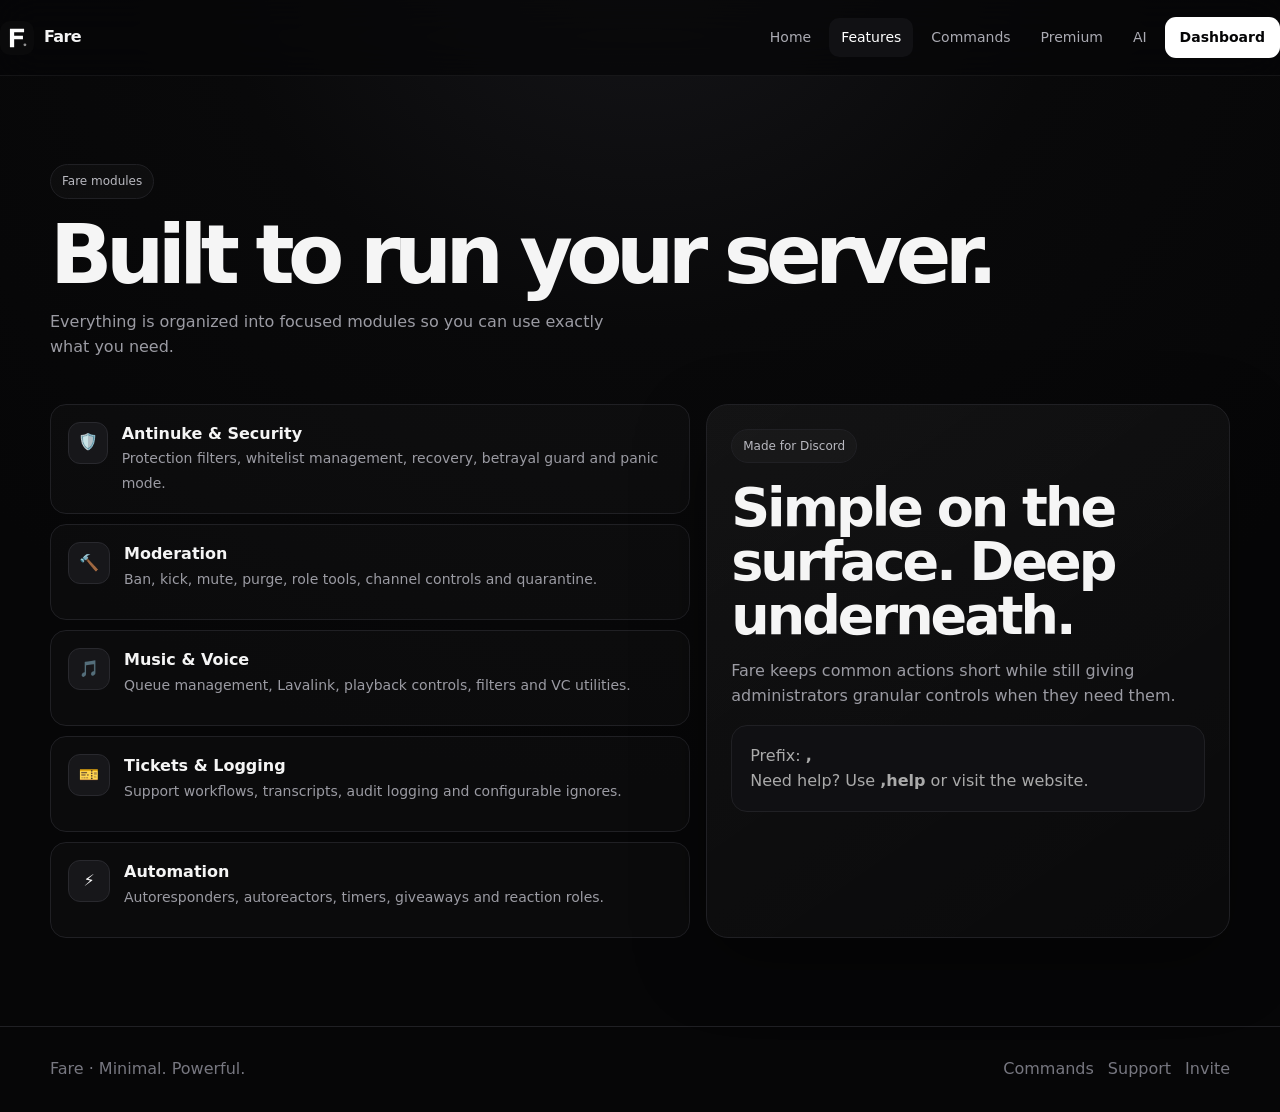
<file: index.html>
<!doctype html><html lang="en"><head><meta charset="utf-8"><meta name="viewport" content="width=device-width,initial-scale=1"><title>Fare — Features</title><link rel="stylesheet" href="../styles.css"></head><body><header class="nav"><div class="container" style="display:flex;align-items:center;justify-content:space-between;width:100%"><a class="brand" href="../"><img src="../assets/logo.svg">Fare</a><nav class="navlinks"><a href="../">Home</a><a class="active" href="./">Features</a><a href="../commands/">Commands</a><a href="../premium/">Premium</a><a href="../ai/">AI</a><a class="nav-cta" href="../dashboard/">Dashboard</a></nav></div></header><main class="section container"><div class="section-head"><div><span class="eyebrow">Fare modules</span><h1 style="font-size:clamp(46px,8vw,82px);margin:18px 0">Built to run your server.</h1><p>Everything is organized into focused modules so you can use exactly what you need.</p></div></div><div class="split"><div class="feature-list"><div class="feature"><div class="iconbox">🛡️</div><div><b>Antinuke & Security</b><span>Protection filters, whitelist management, recovery, betrayal guard and panic mode.</span></div></div><div class="feature"><div class="iconbox">🔨</div><div><b>Moderation</b><span>Ban, kick, mute, purge, role tools, channel controls and quarantine.</span></div></div><div class="feature"><div class="iconbox">🎵</div><div><b>Music & Voice</b><span>Queue management, Lavalink, playback controls, filters and VC utilities.</span></div></div><div class="feature"><div class="iconbox">🎫</div><div><b>Tickets & Logging</b><span>Support workflows, transcripts, audit logging and configurable ignores.</span></div></div><div class="feature"><div class="iconbox">⚡</div><div><b>Automation</b><span>Autoresponders, autoreactors, timers, giveaways and reaction roles.</span></div></div></div><div class="card"><span class="eyebrow">Made for Discord</span><h2 style="margin-top:18px">Simple on the surface. Deep underneath.</h2><p>Fare keeps common actions short while still giving administrators granular controls when they need them.</p><div class="notice">Prefix: <b>,</b><br>Need help? Use <b>,help</b> or visit the website.</div></div></div></main><footer class="footer"><div class="container footer-row"><div>Fare · Minimal. Powerful.</div><div class="footer-links"><a href="../commands/">Commands</a><a href="https://discord.gg/46Vn9pdtPF">Support</a><a href="https://discord.com/oauth2/authorize?client_id=1514506916993306744&permissions=8&integration_type=0&scope=applications.commands+bot">Invite</a></div></div></footer></body></html>
</file>
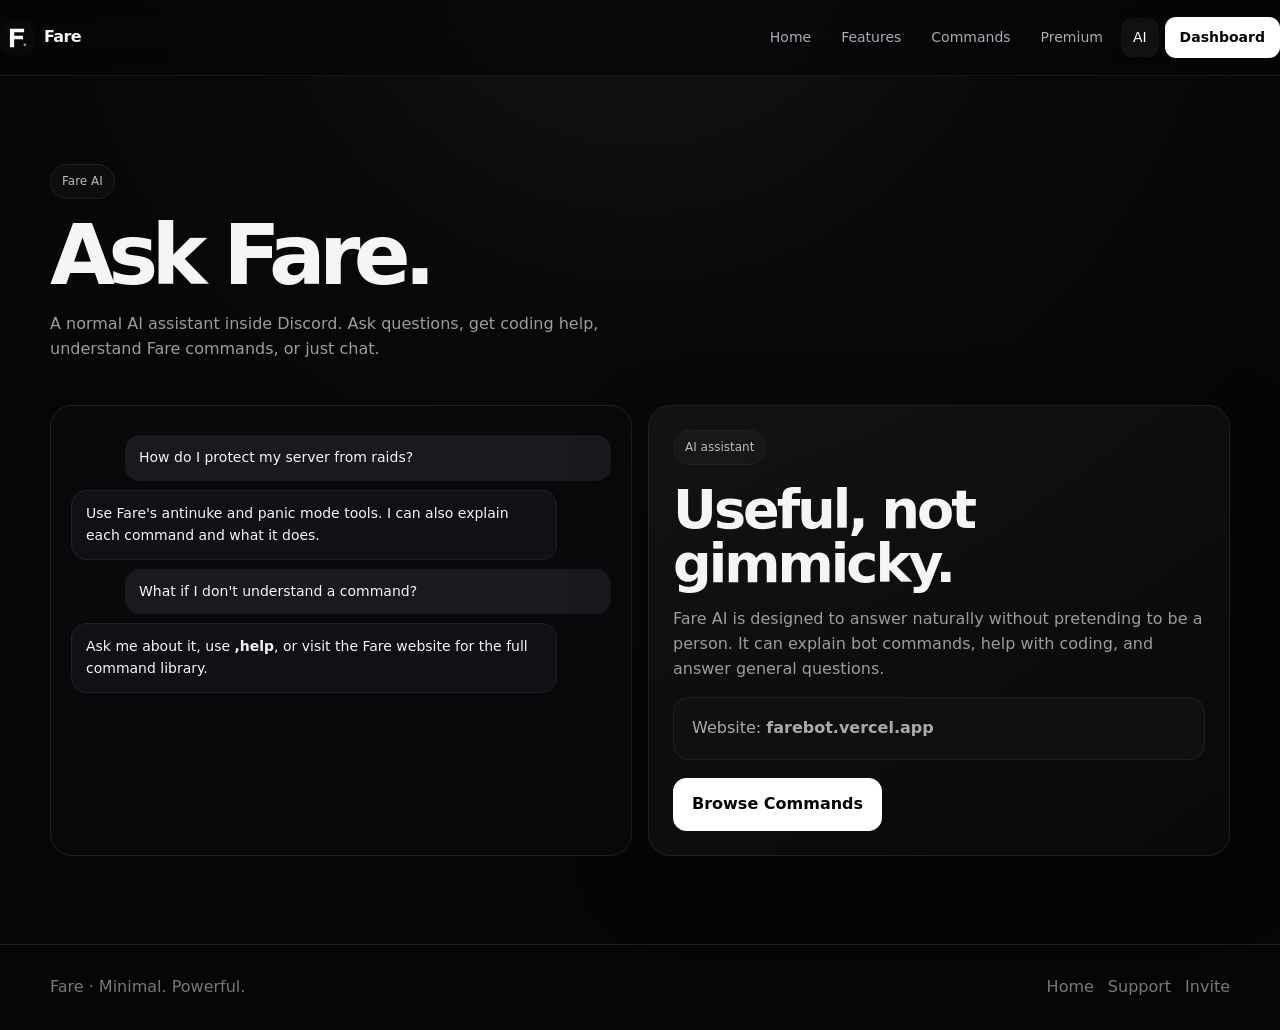
<file: ai/index.html>
<!doctype html><html lang="en"><head><meta charset="utf-8"><meta name="viewport" content="width=device-width,initial-scale=1"><title>Fare — AI</title><link rel="stylesheet" href="../styles.css"></head><body><header class="nav"><div class="container" style="display:flex;align-items:center;justify-content:space-between;width:100%"><a class="brand" href="../"><img src="../assets/logo.svg">Fare</a><nav class="navlinks"><a href="../">Home</a><a href="../features/">Features</a><a href="../commands/">Commands</a><a href="../premium/">Premium</a><a class="active" href="./">AI</a><a class="nav-cta" href="../dashboard/">Dashboard</a></nav></div></header><main class="section container"><div class="section-head"><div><span class="eyebrow">Fare AI</span><h1 style="font-size:clamp(48px,8vw,84px);margin:18px 0">Ask Fare.</h1><p>A normal AI assistant inside Discord. Ask questions, get coding help, understand Fare commands, or just chat.</p></div></div><div class="ai-demo"><div class="chat"><div class="bubble user">How do I protect my server from raids?</div><div class="bubble bot">Use Fare's antinuke and panic mode tools. I can also explain each command and what it does.</div><div class="bubble user">What if I don't understand a command?</div><div class="bubble bot">Ask me about it, use <b>,help</b>, or visit the Fare website for the full command library.</div></div><div class="card"><span class="eyebrow">AI assistant</span><h2 style="margin-top:18px">Useful, not gimmicky.</h2><p>Fare AI is designed to answer naturally without pretending to be a person. It can explain bot commands, help with coding, and answer general questions.</p><div class="notice">Website: <b>farebot.vercel.app</b></div><a class="btn primary" href="../commands/" style="margin-top:18px">Browse Commands</a></div></div></main><footer class="footer"><div class="container footer-row"><div>Fare · Minimal. Powerful.</div><div class="footer-links"><a href="../">Home</a><a href="https://discord.gg/46Vn9pdtPF">Support</a><a href="https://discord.com/oauth2/authorize?client_id=1514506916993306744&permissions=8&integration_type=0&scope=applications.commands+bot">Invite</a></div></div></footer></body></html>
</file>
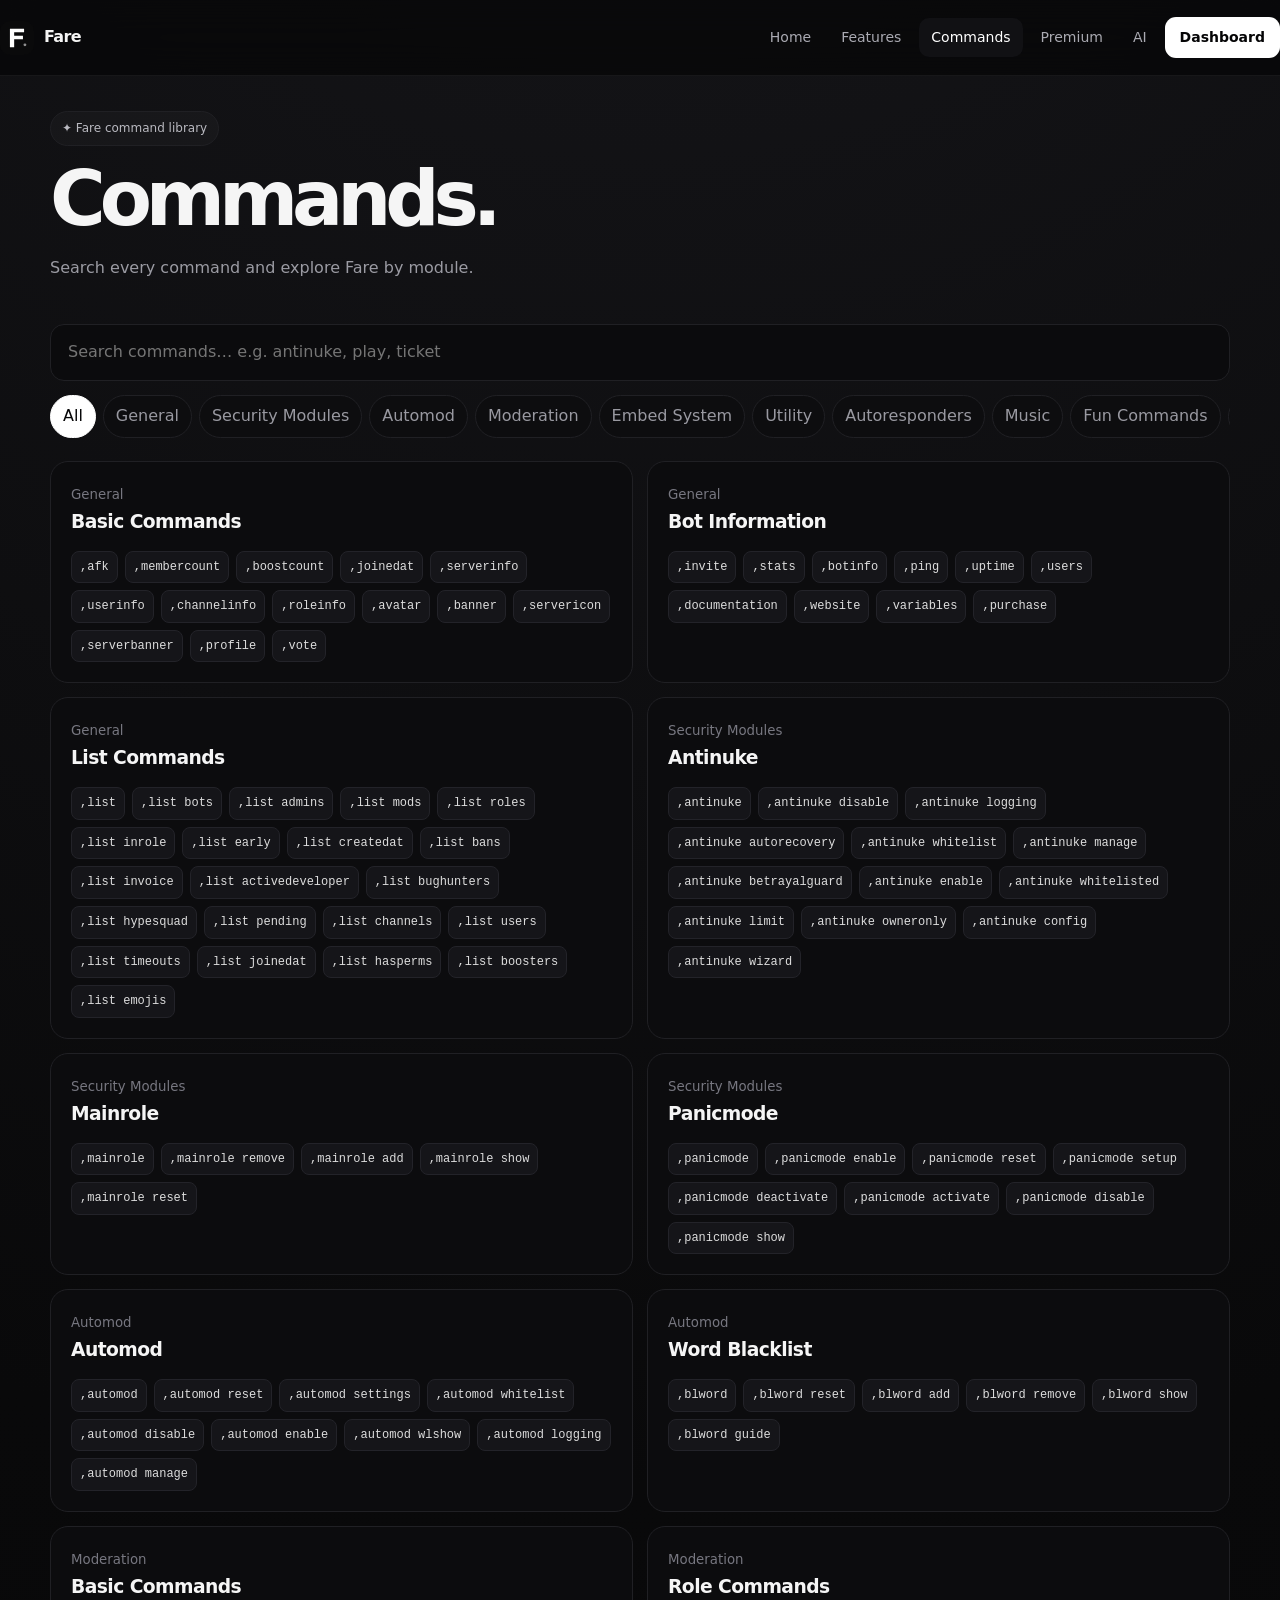
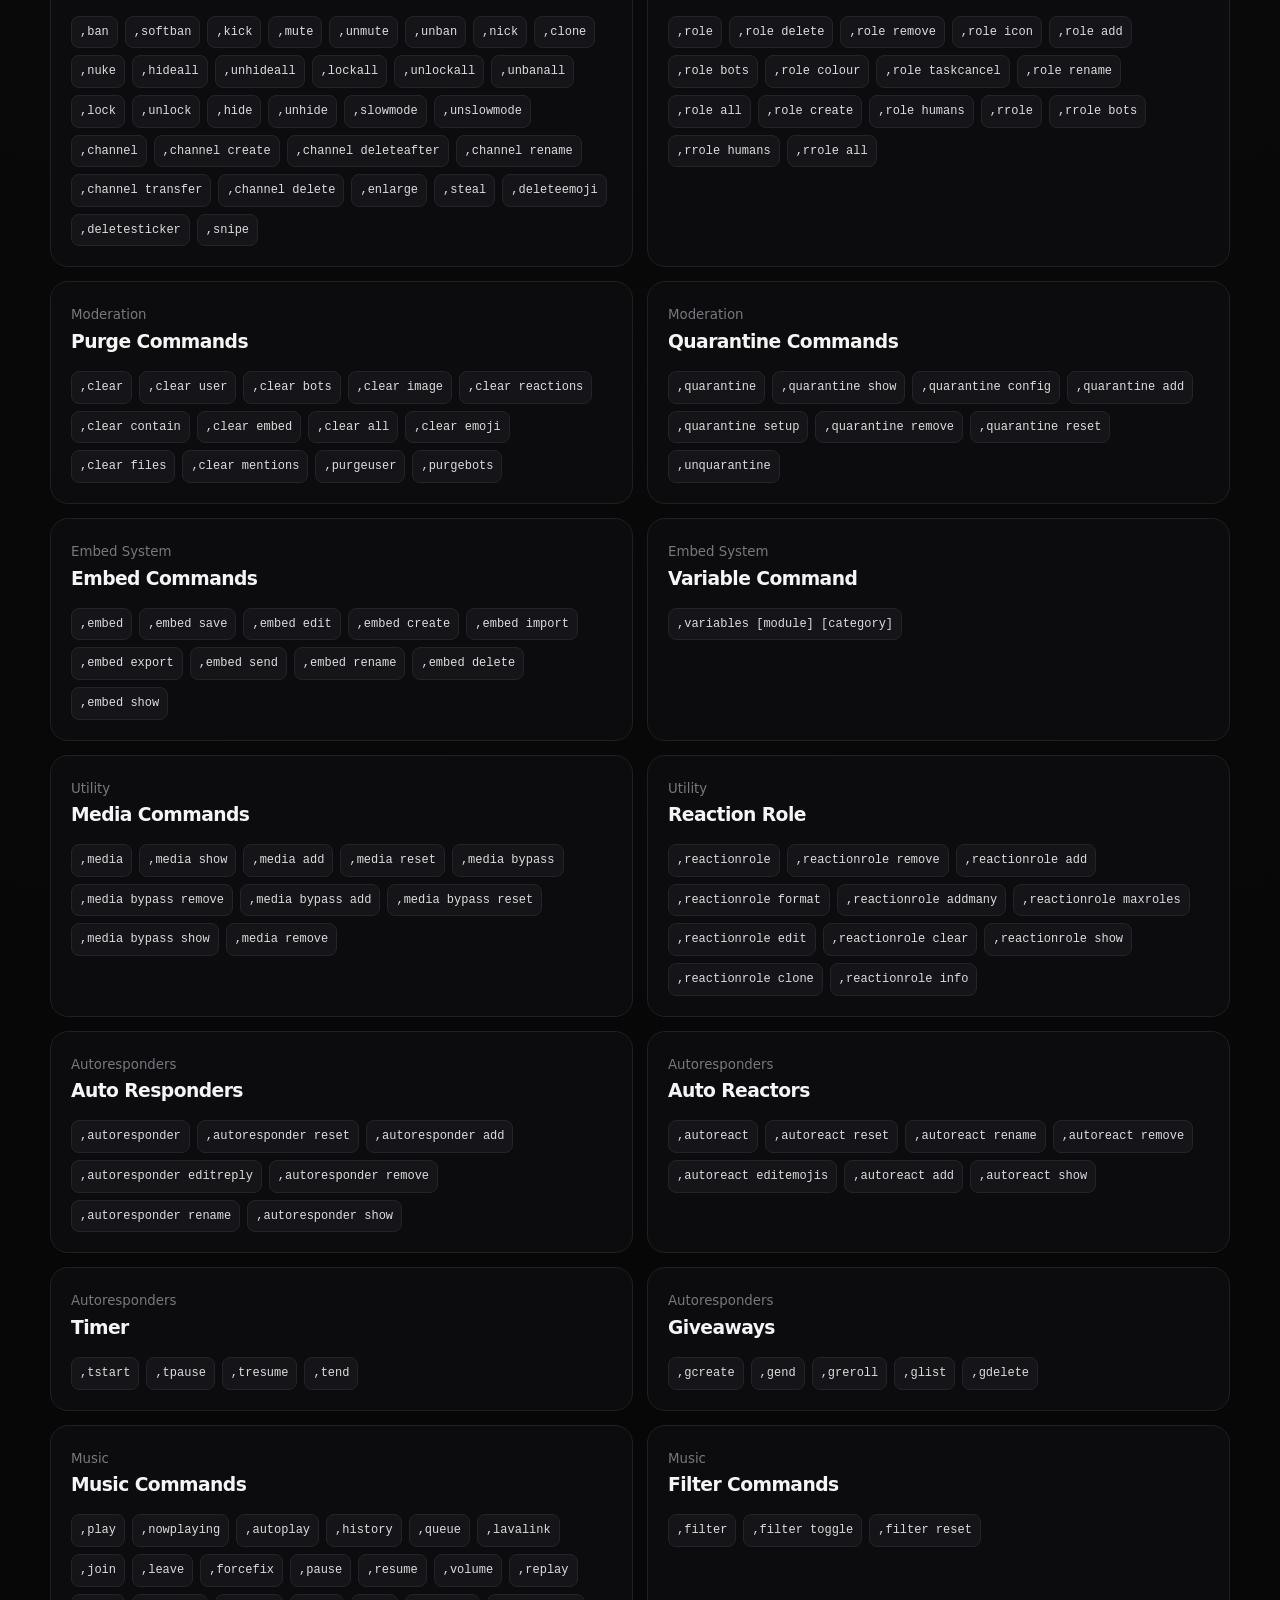
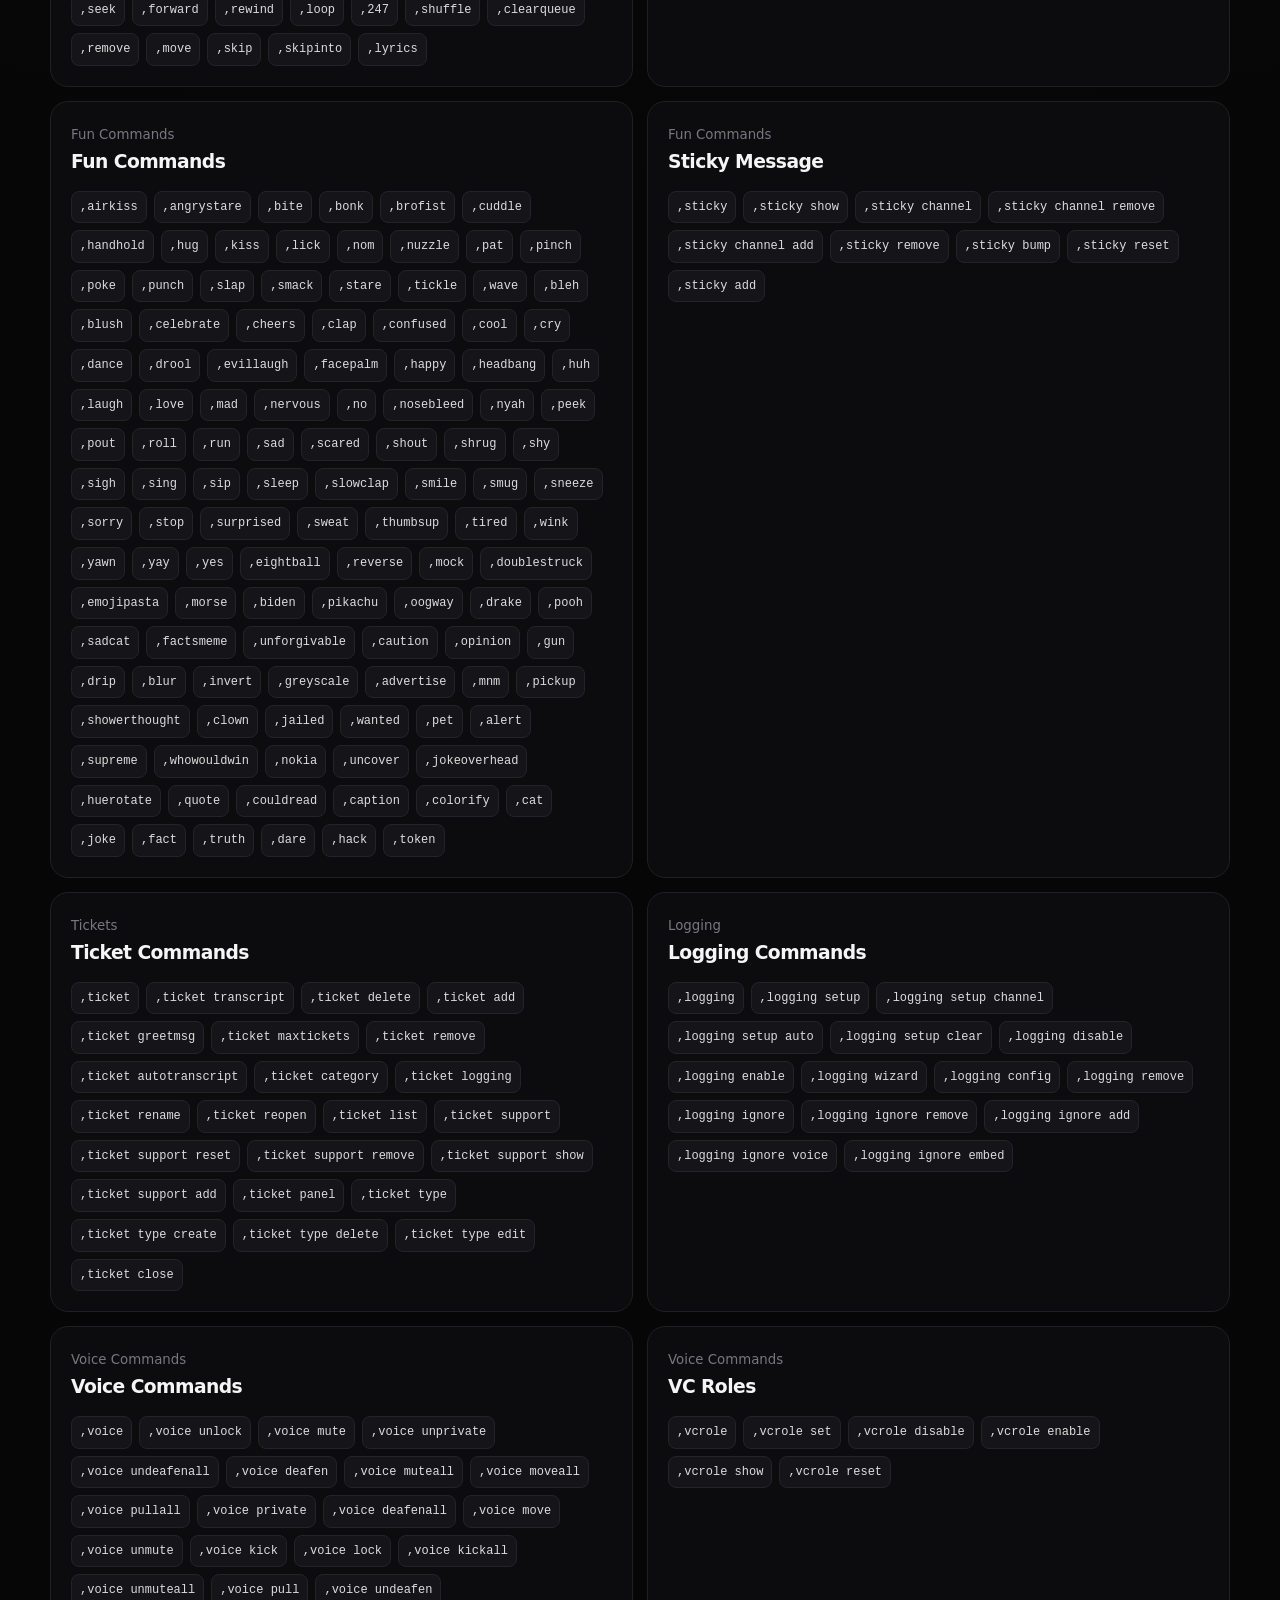
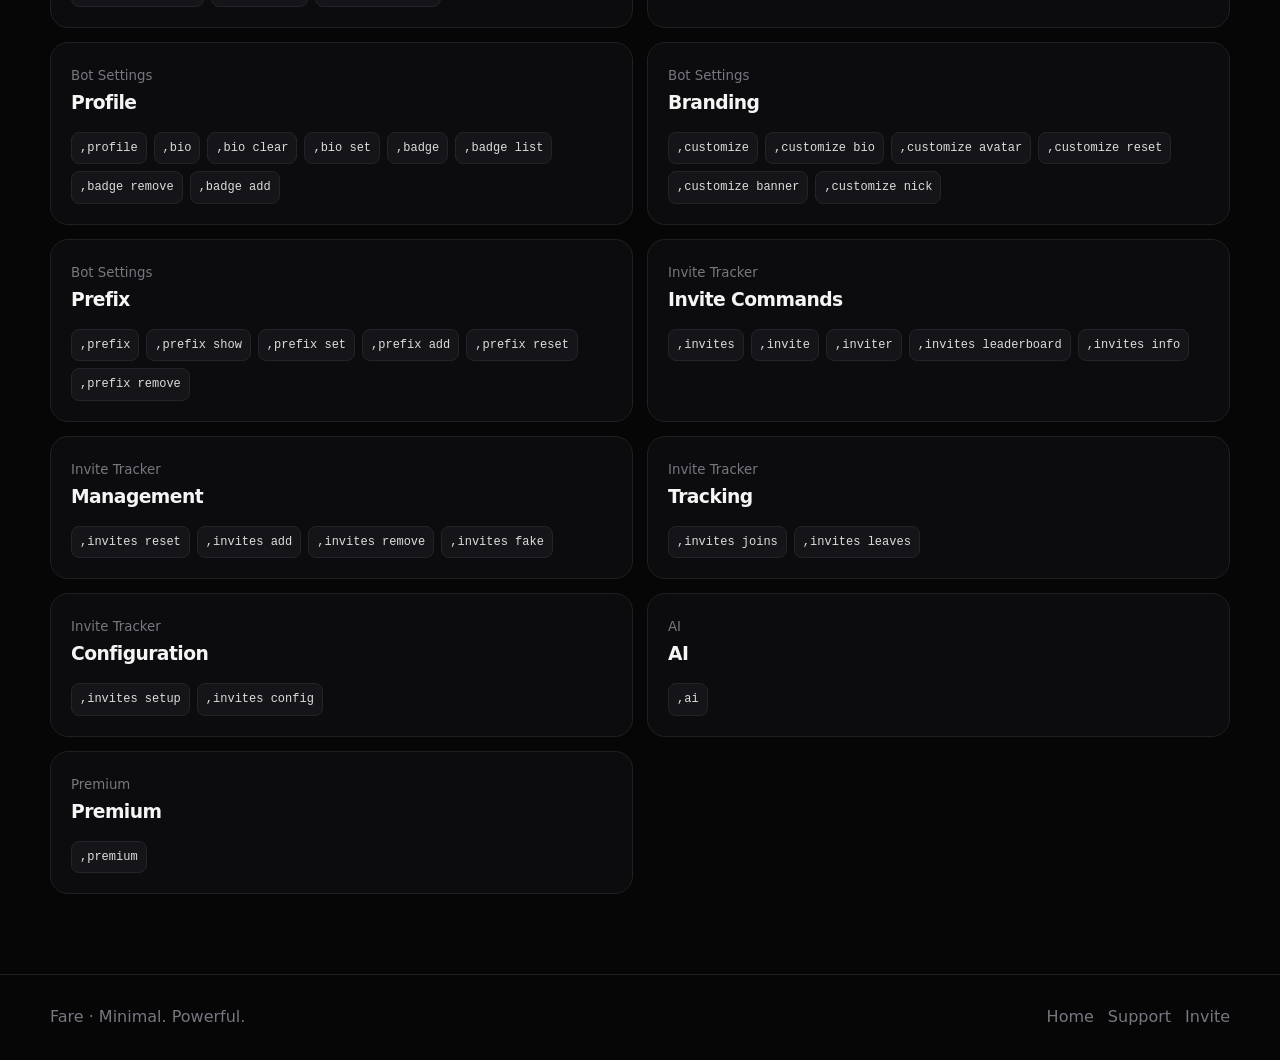
<file: commands/index.html>
<!doctype html><html lang="en"><head><meta charset="utf-8"><meta name="viewport" content="width=device-width,initial-scale=1"><title>Fare — Commands</title><link rel="stylesheet" href="../styles.css"></head><body><header class="nav"><div class="container" style="display:flex;align-items:center;justify-content:space-between;width:100%"><a class="brand" href="../"><img src="../assets/logo.svg">Fare</a><nav class="navlinks"><a href="../">Home</a><a href="../features/">Features</a><a class="active" href="./">Commands</a><a href="../premium/">Premium</a><a href="../ai/">AI</a><a class="nav-cta" href="../dashboard/">Dashboard</a></nav><button class="menu">☰</button></div></header><main class="command-shell container"><div class="section-head"><div><span class="eyebrow">✦ Fare command library</span><h1 style="font-size:clamp(42px,7vw,76px);margin-top:18px">Commands.</h1><p>Search every command and explore Fare by module.</p></div></div><input id="search" class="search" placeholder="Search commands… e.g. antinuke, play, ticket"><div id="tabs" class="tabs"></div><div id="grid" class="command-grid"></div></main><footer class="footer"><div class="container footer-row"><div>Fare · Minimal. Powerful.</div><div class="footer-links"><a href="../">Home</a><a href="https://discord.gg/46Vn9pdtPF">Support</a><a href="https://discord.com/oauth2/authorize?client_id=1514506916993306744&permissions=8&integration_type=0&scope=applications.commands+bot">Invite</a></div></div></footer><script src="../app.js"></script><script>const tabs=document.querySelector('#tabs'),grid=document.querySelector('#grid'),search=document.querySelector('#search');let active='All';Object.keys(items).forEach(k=>{const b=document.createElement('button');b.className='tab';b.textContent=k;b.onclick=()=>{active=k;document.querySelectorAll('.tab').forEach(x=>x.classList.remove('active'));b.classList.add('active');render()};tabs.appendChild(b)});const all=document.createElement('button');all.className='tab active';all.textContent='All';tabs.prepend(all);all.onclick=()=>{active='All';document.querySelectorAll('.tab').forEach(x=>x.classList.remove('active'));all.classList.add('active');render()};function render(){const q=search.value.toLowerCase();grid.innerHTML='';const source=active==='All'?items:{[active]:items[active]};Object.entries(source).forEach(([cat,groups])=>Object.entries(groups).forEach(([name,raw])=>{const cmds=raw.split('|').filter(c=>!q||c.toLowerCase().includes(q)||name.toLowerCase().includes(q)||cat.toLowerCase().includes(q));if(!cmds.length)return;const card=document.createElement('section');card.className='cmd-card';card.innerHTML='<small>'+cat+'</small><h3>'+name+'</h3><div class="cmds">'+cmds.map(c=>'<span class="cmd">,'+c+'</span>').join('')+'</div>';grid.appendChild(card)}));if(!grid.children.length)grid.innerHTML='<div class="notice" style="grid-column:1/-1">No commands found.</div>'}search.addEventListener('input',render);render()</script></body></html>
</file>
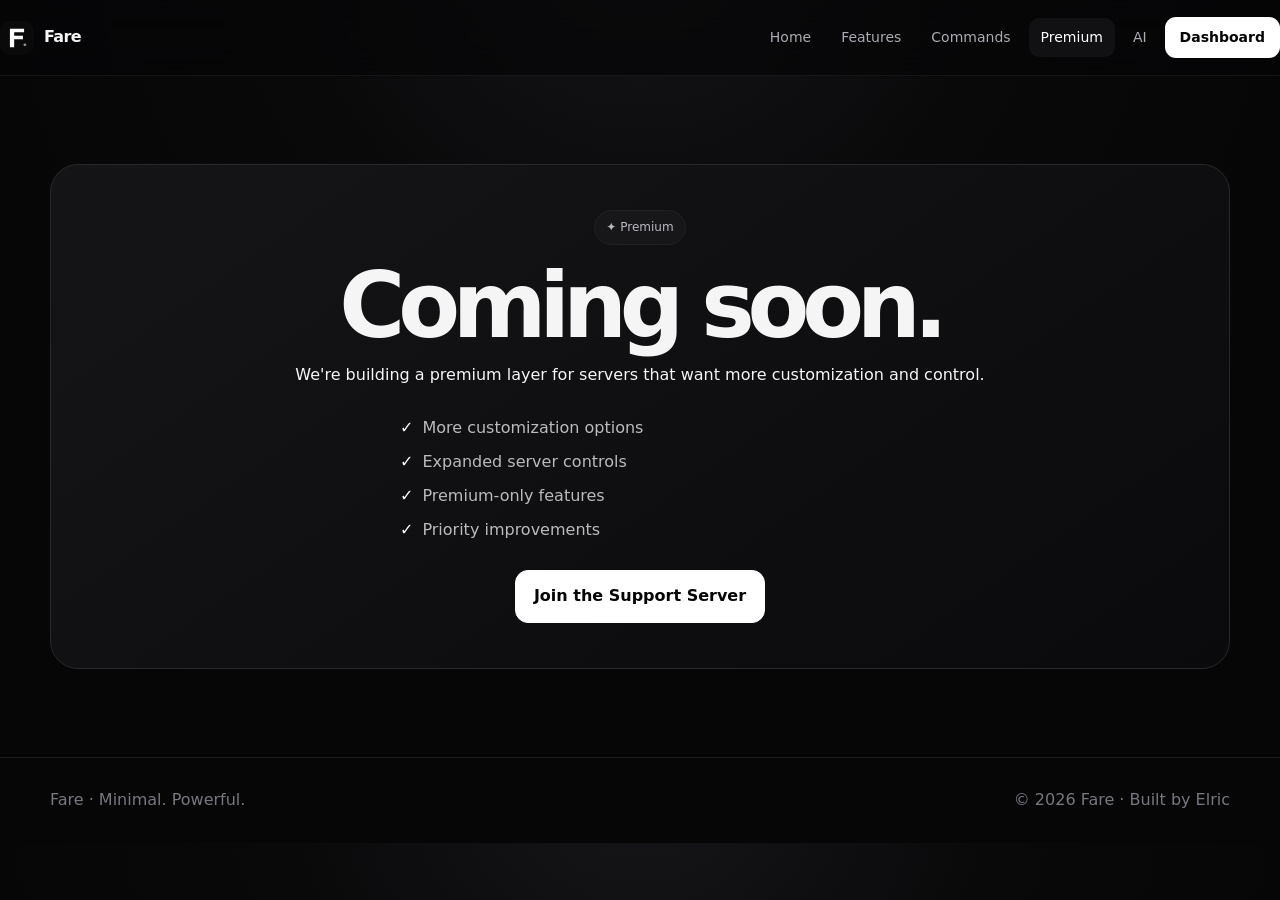
<file: premium/index.html>
<!doctype html><html lang="en"><head><meta charset="utf-8"><meta name="viewport" content="width=device-width,initial-scale=1"><title>Fare — Premium</title><link rel="stylesheet" href="../styles.css"></head><body><header class="nav"><div class="container" style="display:flex;align-items:center;justify-content:space-between;width:100%"><a class="brand" href="../"><img src="../assets/logo.svg">Fare</a><nav class="navlinks"><a href="../">Home</a><a href="../features/">Features</a><a href="../commands/">Commands</a><a class="active" href="./">Premium</a><a href="../ai/">AI</a><a class="nav-cta" href="../dashboard/">Dashboard</a></nav></div></header><main class="section container"><div class="premium"><span class="eyebrow">✦ Premium</span><h1 style="font-size:clamp(50px,9vw,90px);margin:20px 0 8px">Coming soon.</h1><p>We're building a premium layer for servers that want more customization and control.</p><div class="checklist"><div>More customization options</div><div>Expanded server controls</div><div>Premium-only features</div><div>Priority improvements</div></div><a class="btn primary" href="https://discord.gg/46Vn9pdtPF">Join the Support Server</a></div></main><footer class="footer"><div class="container footer-row"><div>Fare · Minimal. Powerful.</div><div>© 2026 Fare · Built by Elric</div></div></footer></body></html>
</file>
<file: styles.css>
:root{--bg:#060607;--panel:#0d0d0f;--panel2:#111114;--line:#202024;--text:#f5f5f5;--muted:#9b9ba3;--soft:#c9c9cf;--accent:#fff;--green:#8ff0b0;--radius:22px;--shadow:0 24px 70px rgba(0,0,0,.35)}
*{box-sizing:border-box}html{scroll-behavior:smooth}body{margin:0;background:radial-gradient(circle at 50% -10%,#17171b 0,#09090a 32%,var(--bg) 65%);color:var(--text);font-family:Inter,ui-sans-serif,system-ui,-apple-system,BlinkMacSystemFont,"Segoe UI",sans-serif;line-height:1.55}a{color:inherit;text-decoration:none}button,input{font:inherit}button{cursor:pointer}.container{width:min(1180px,calc(100% - 36px));margin:auto}.nav{height:76px;display:flex;align-items:center;justify-content:space-between;border-bottom:1px solid rgba(255,255,255,.06);position:sticky;top:0;z-index:20;background:rgba(6,6,7,.72);backdrop-filter:blur(18px)}.brand{display:flex;align-items:center;gap:10px;font-weight:800;letter-spacing:-.04em}.brand img{width:34px;height:34px;border-radius:10px}.navlinks{display:flex;gap:6px;align-items:center}.navlinks a{padding:9px 12px;border-radius:10px;color:#aaaab2;font-size:14px}.navlinks a:hover,.navlinks a.active{color:#fff;background:#111114}.nav-cta{padding:10px 15px!important;background:#fff!important;color:#050506!important;border-radius:11px!important;font-weight:700!important}.menu{display:none;background:none;border:0;color:#fff;font-size:24px}.hero{padding:120px 0 80px;text-align:center}.eyebrow{display:inline-flex;align-items:center;gap:8px;padding:7px 11px;border:1px solid var(--line);border-radius:999px;background:rgba(255,255,255,.025);color:#b9b9c0;font-size:12px}.dot{width:7px;height:7px;border-radius:50%;background:var(--green);box-shadow:0 0 18px rgba(143,240,176,.65)}h1{font-size:clamp(54px,9vw,112px);line-height:.92;letter-spacing:-.08em;margin:25px 0 22px}h2{font-size:clamp(30px,5vw,54px);line-height:1;letter-spacing:-.055em;margin:0 0 14px}h3{letter-spacing:-.03em}.hero p{max-width:650px;margin:0 auto;color:var(--muted);font-size:18px}.actions{display:flex;justify-content:center;gap:10px;margin-top:30px;flex-wrap:wrap}.btn{border:1px solid var(--line);padding:13px 18px;border-radius:13px;font-weight:700;display:inline-flex;align-items:center;gap:8px;transition:.2s}.btn.primary{background:#fff;color:#050506;border-color:#fff}.btn:hover{transform:translateY(-2px);border-color:#414147}.btn.primary:hover{box-shadow:0 10px 35px rgba(255,255,255,.12)}.section{padding:88px 0}.section-head{display:flex;justify-content:space-between;gap:20px;align-items:end;margin-bottom:28px}.section-head p{color:var(--muted);max-width:560px}.grid{display:grid;grid-template-columns:repeat(3,1fr);gap:14px}.card{background:linear-gradient(145deg,rgba(255,255,255,.045),rgba(255,255,255,.015));border:1px solid var(--line);border-radius:var(--radius);padding:24px;box-shadow:var(--shadow)}.card p{color:var(--muted);margin-bottom:0}.iconbox{width:42px;height:42px;border-radius:12px;background:#17171a;border:1px solid #29292e;display:grid;place-items:center;margin-bottom:18px}.stats{display:grid;grid-template-columns:repeat(3,1fr);border:1px solid var(--line);border-radius:20px;overflow:hidden;margin-top:50px}.stat{padding:25px;background:rgba(255,255,255,.02);text-align:center;border-right:1px solid var(--line)}.stat:last-child{border:0}.stat strong{display:block;font-size:30px;letter-spacing:-.05em}.stat span{color:#888891;font-size:13px}.split{display:grid;grid-template-columns:1.1fr .9fr;gap:16px;align-items:stretch}.feature-list{display:grid;gap:10px}.feature{display:flex;gap:14px;padding:17px;border:1px solid var(--line);border-radius:16px;background:rgba(255,255,255,.018)}.feature b{display:block}.feature span{color:var(--muted);font-size:14px}.command-shell{padding:35px 0 80px}.search{width:100%;background:#0b0b0d;border:1px solid var(--line);color:#fff;padding:15px 17px;border-radius:14px;outline:none}.search:focus{border-color:#4a4a52}.tabs{display:flex;gap:7px;overflow:auto;padding:14px 0 5px}.tab{white-space:nowrap;background:#0d0d0f;border:1px solid var(--line);color:#9999a1;border-radius:999px;padding:8px 12px}.tab.active{background:#fff;color:#050506;border-color:#fff}.command-grid{display:grid;grid-template-columns:repeat(2,1fr);gap:14px;margin-top:18px}.cmd-card{background:#0c0c0e;border:1px solid var(--line);border-radius:18px;padding:20px}.cmd-card h3{margin:0 0 4px}.cmd-card small{color:#777780}.cmds{display:flex;flex-wrap:wrap;gap:7px;margin-top:15px}.cmd{background:#151519;border:1px solid #232329;border-radius:8px;padding:6px 8px;color:#ddd;font-family:ui-monospace,SFMono-Regular,Menlo,monospace;font-size:12px}.notice{padding:18px;border:1px solid var(--line);border-radius:16px;background:#101013;color:#aaa;margin-top:16px}.premium{background:linear-gradient(145deg,#151518,#0a0a0c);border:1px solid #29292d;border-radius:28px;padding:45px;text-align:center}.price{font-size:58px;font-weight:800;letter-spacing:-.07em;margin:15px 0}.checklist{display:grid;gap:9px;text-align:left;max-width:480px;margin:28px auto}.checklist div{color:#bbb}.checklist div:before{content:'✓';color:#fff;margin-right:9px}.ai-demo{display:grid;grid-template-columns:1fr 1fr;gap:16px}.chat{background:#09090b;border:1px solid var(--line);border-radius:22px;padding:20px}.bubble{padding:12px 14px;border-radius:15px;margin:9px 0;max-width:90%;font-size:14px}.user{background:#1a1a1e;margin-left:auto}.bot{background:#111115;border:1px solid #202025}.footer{border-top:1px solid var(--line);padding:30px 0;color:#777780}.footer-row{display:flex;justify-content:space-between;gap:20px;align-items:center}.footer-links{display:flex;gap:14px}.footer-links a:hover{color:#fff}.dashboard{padding:50px 0}.dash-head{display:flex;justify-content:space-between;align-items:end;gap:20px}.status{color:#8ff0b0}.dash-grid{display:grid;grid-template-columns:repeat(3,1fr);gap:14px;margin-top:25px}.dash-stat{padding:26px;border:1px solid var(--line);border-radius:20px;background:#0c0c0e}.dash-stat span{color:#85858e;font-size:13px}.dash-stat strong{display:block;font-size:38px;letter-spacing:-.06em;margin-top:4px}.back{color:#8d8d96;font-size:14px}.notfound{text-align:center;padding:150px 0}.notfound h1{font-size:90px}.reveal{opacity:0;transform:translateY(15px);animation:reveal .7s ease forwards}.delay1{animation-delay:.1s}.delay2{animation-delay:.2s}.delay3{animation-delay:.3s}@keyframes reveal{to{opacity:1;transform:none}}@media(max-width:850px){.navlinks{display:none}.menu{display:block}.grid,.split,.ai-demo,.command-grid,.dash-grid{grid-template-columns:1fr}.stats{grid-template-columns:1fr}.stat{border-right:0;border-bottom:1px solid var(--line)}.hero{padding-top:90px}.section{padding:65px 0}.section-head{display:block}.footer-row{display:block}.footer-links{margin-top:12px}.premium{padding:30px 20px}}
</file>
